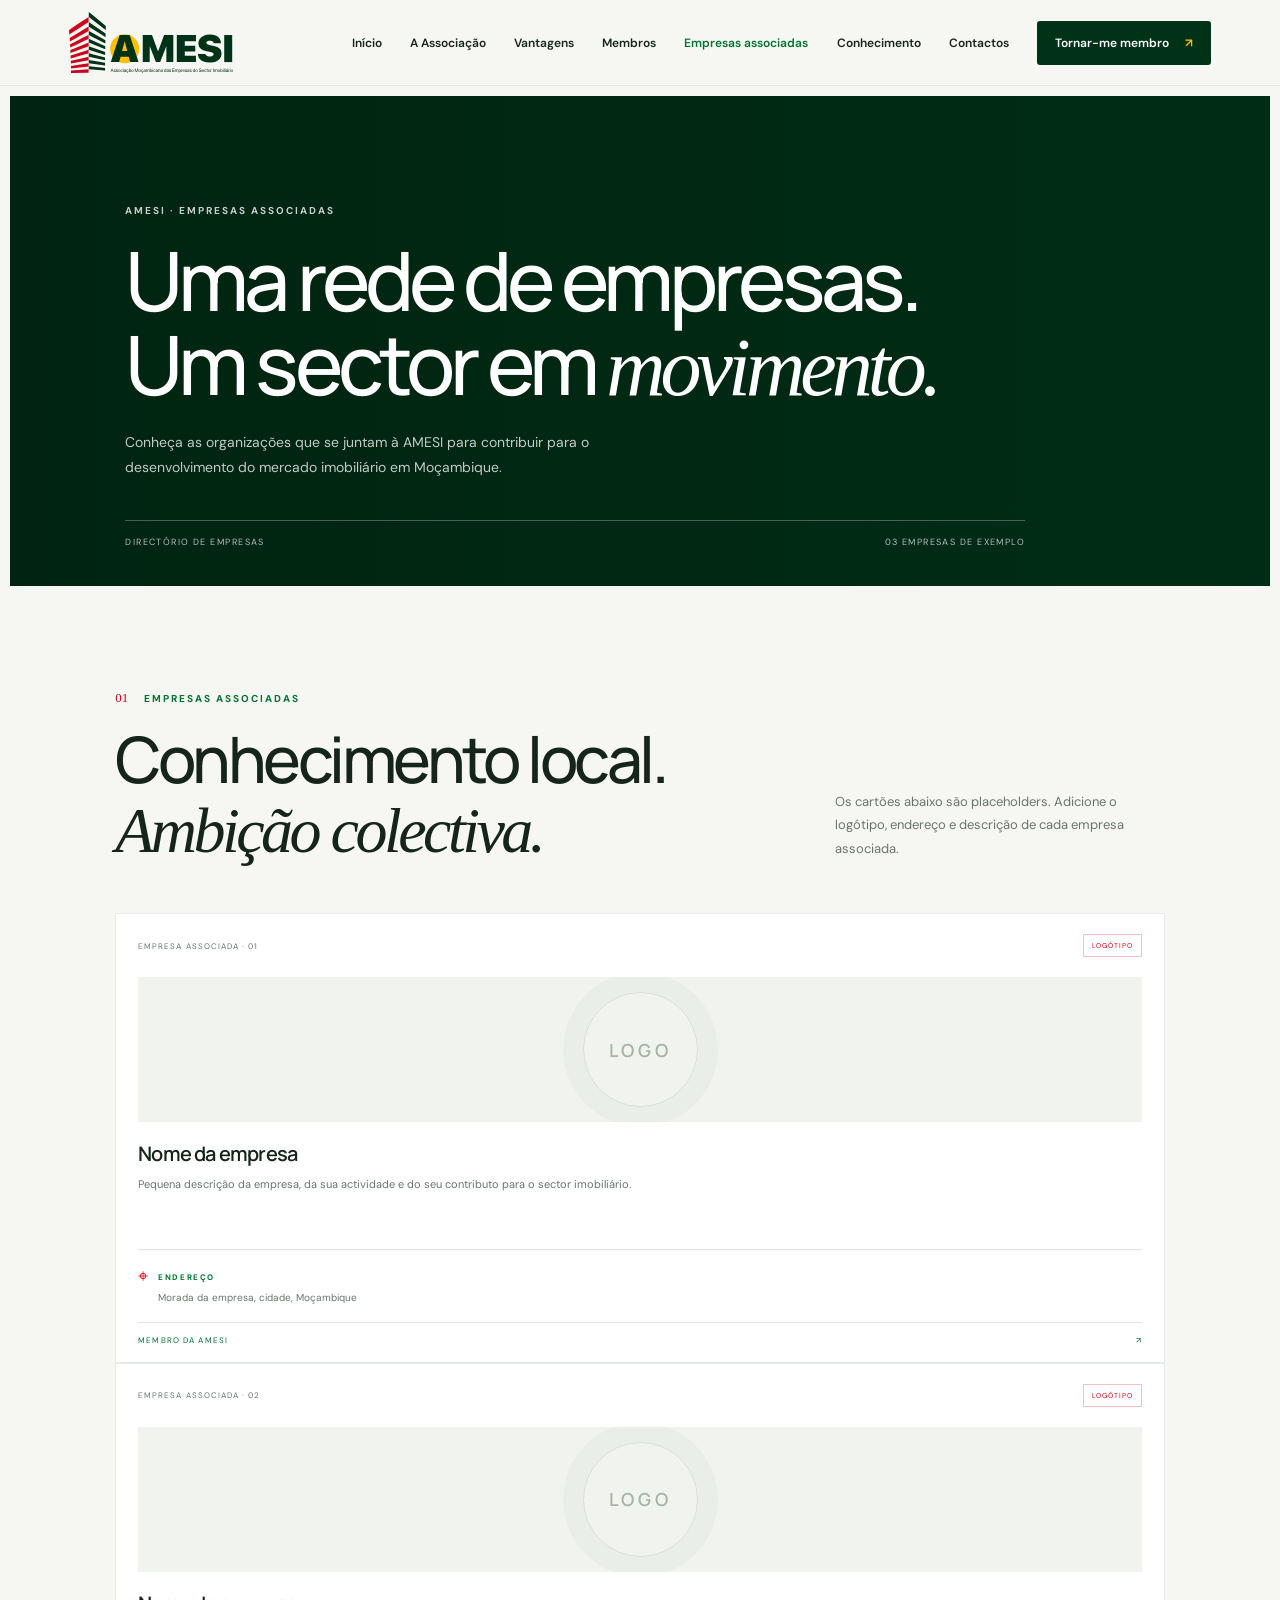
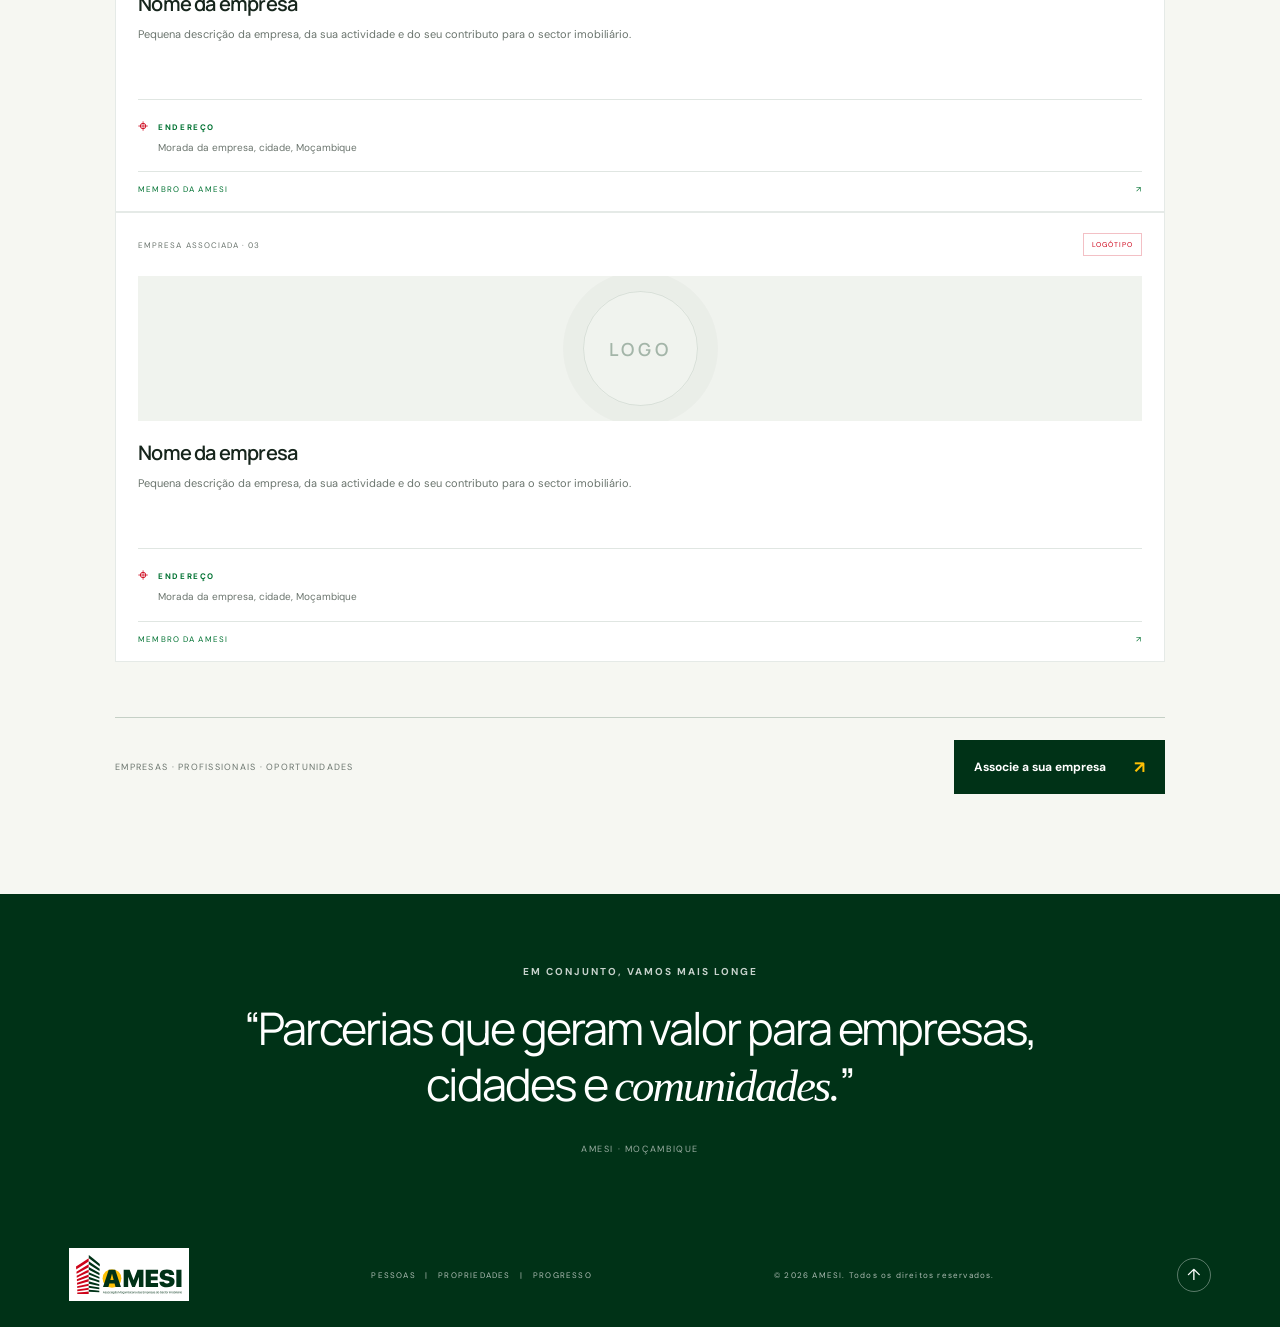
<file: empresas-associadas.html>
<!doctype html>
<html lang="pt-MZ">
<head>
  <meta charset="utf-8"><meta name="viewport" content="width=device-width, initial-scale=1"><meta name="theme-color" content="#003217">
  <meta name="description" content="Conheça as empresas associadas da AMESI e a diversidade de organizações que fortalecem o sector imobiliário em Moçambique.">
  <title>Empresas associadas — AMESI</title><link rel="icon" href="assets/amesi-logo.svg" type="image/svg+xml"><link rel="stylesheet" href="styles.css">
</head>
<body>
  <header class="site-header"><a class="brand" href="index.html#inicio" aria-label="AMESI — início"><img src="assets/amesi-logo.svg" alt="AMESI — Associação Moçambicana das Empresas do Sector Imobiliário"></a><button class="menu-toggle" aria-expanded="false" aria-controls="main-nav" aria-label="Abrir menu">☰</button><nav id="main-nav" class="main-nav" aria-label="Navegação principal"><a href="index.html#inicio">Início</a><a href="index.html#associacao">A Associação</a><a href="index.html#vantagens">Vantagens</a><a href="membros.html">Membros</a><a class="active" href="empresas-associadas.html">Empresas associadas</a><a href="index.html#conhecimento">Conhecimento</a><a href="index.html#contactos">Contactos</a><a class="nav-cta" href="index.html#adesao">Tornar-me membro <span>↗</span></a></nav></header>
  <main>
    <section class="directory-hero company-hero"><div class="directory-hero-bg"></div><div class="directory-hero-inner"><span class="eyebrow light">AMESI · EMPRESAS ASSOCIADAS</span><h1>Uma rede de empresas.<br>Um sector em <em>movimento.</em></h1><p>Conheça as organizações que se juntam à AMESI para contribuir para o desenvolvimento do mercado imobiliário em Moçambique.</p><div class="directory-meta"><span>DIRECTÓRIO DE EMPRESAS</span><span>03 EMPRESAS DE EXEMPLO</span></div></div></section>
    <section class="directory-section section-wrap"><div class="directory-heading"><div><span class="section-number">01</span><span class="eyebrow">EMPRESAS ASSOCIADAS</span><h2>Conhecimento local.<br><em>Ambição colectiva.</em></h2></div><p>Os cartões abaixo são placeholders. Adicione o logótipo, endereço e descrição de cada empresa associada.</p></div>
      <div class="company-grid">
        <article class="company-card"><div class="company-card-top"><span class="company-index">EMPRESA ASSOCIADA · 01</span><span class="company-mark">LOGÓTIPO</span></div><div class="company-logo-placeholder"><span>LOGO</span><i></i></div><h3>Nome da empresa</h3><p class="company-description">Pequena descrição da empresa, da sua actividade e do seu contributo para o sector imobiliário.</p><div class="company-address"><span class="address-icon">⌖</span><div><span class="eyebrow">ENDEREÇO</span><p>Morada da empresa, cidade, Moçambique</p></div></div><span class="company-card-foot">MEMBRO DA AMESI <span>↗</span></span></article>
        <article class="company-card"><div class="company-card-top"><span class="company-index">EMPRESA ASSOCIADA · 02</span><span class="company-mark">LOGÓTIPO</span></div><div class="company-logo-placeholder"><span>LOGO</span><i></i></div><h3>Nome da empresa</h3><p class="company-description">Pequena descrição da empresa, da sua actividade e do seu contributo para o sector imobiliário.</p><div class="company-address"><span class="address-icon">⌖</span><div><span class="eyebrow">ENDEREÇO</span><p>Morada da empresa, cidade, Moçambique</p></div></div><span class="company-card-foot">MEMBRO DA AMESI <span>↗</span></span></article>
        <article class="company-card"><div class="company-card-top"><span class="company-index">EMPRESA ASSOCIADA · 03</span><span class="company-mark">LOGÓTIPO</span></div><div class="company-logo-placeholder"><span>LOGO</span><i></i></div><h3>Nome da empresa</h3><p class="company-description">Pequena descrição da empresa, da sua actividade e do seu contributo para o sector imobiliário.</p><div class="company-address"><span class="address-icon">⌖</span><div><span class="eyebrow">ENDEREÇO</span><p>Morada da empresa, cidade, Moçambique</p></div></div><span class="company-card-foot">MEMBRO DA AMESI <span>↗</span></span></article>
      </div>
      <div class="directory-cta"><span>EMPRESAS · PROFISSIONAIS · OPORTUNIDADES</span><a class="button button-green" href="index.html#adesao">Associe a sua empresa <span>↗</span></a></div>
    </section>
    <section class="directory-quote"><span class="eyebrow light">EM CONJUNTO, VAMOS MAIS LONGE</span><p>“Parcerias que geram valor para empresas, cidades e <em>comunidades.</em>”</p><span>AMESI · MOÇAMBIQUE</span></section>
  </main>
  <footer class="site-footer"><a class="footer-brand" href="index.html#inicio"><img src="assets/amesi-logo.svg" alt="AMESI"></a><span class="footer-tag">PESSOAS &nbsp; | &nbsp; PROPRIEDADES &nbsp; | &nbsp; PROGRESSO</span><span class="footer-copy">© <span id="year"></span> AMESI. Todos os direitos reservados.</span><a class="back-top" href="#top" aria-label="Voltar ao topo">↑</a></footer><script src="script.js"></script>
</body>
</html>
</file>
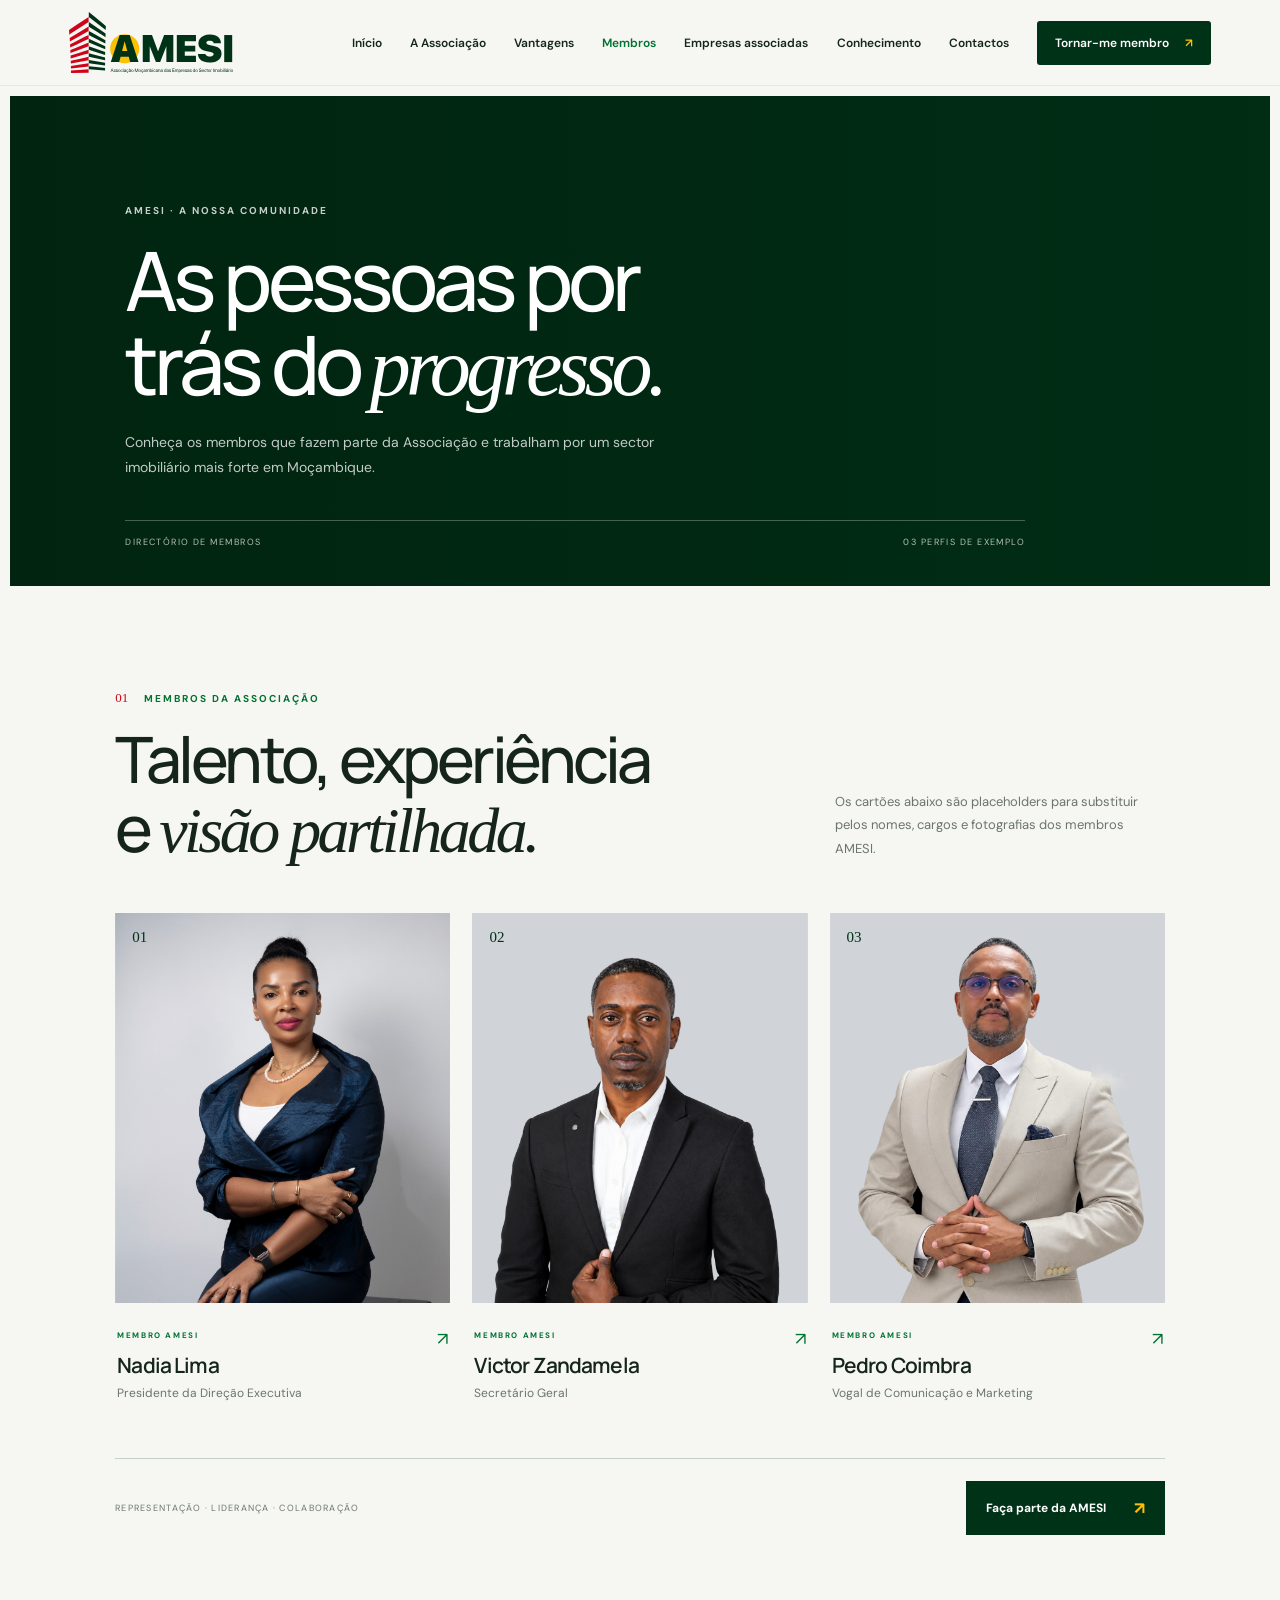
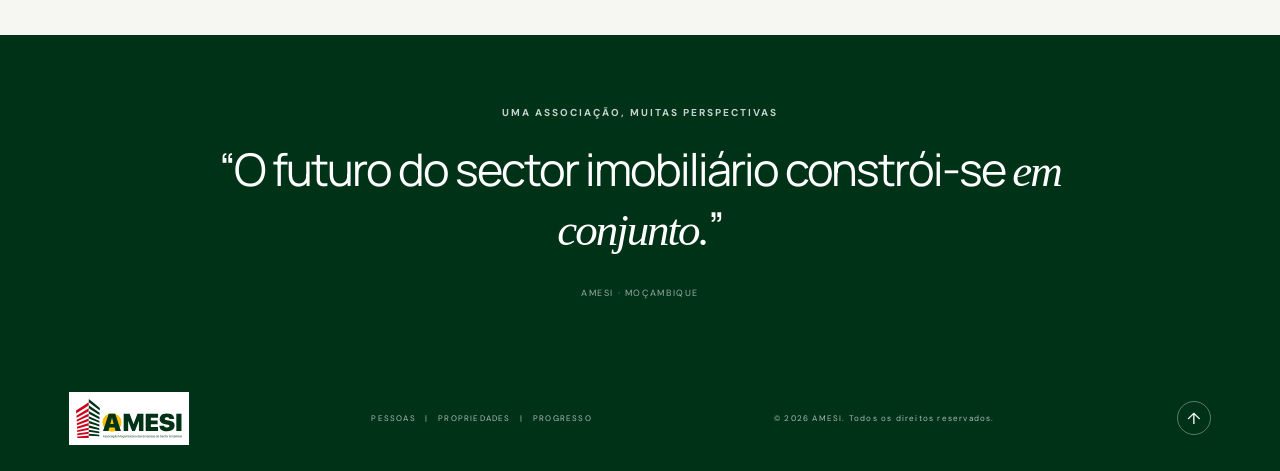
<file: membros.html>
<!doctype html>
<html lang="pt-MZ">
<head>
  <meta charset="utf-8"><meta name="viewport" content="width=device-width, initial-scale=1"><meta name="theme-color" content="#003217">
  <meta name="description" content="Conheça os membros da AMESI — profissionais que contribuem para o sector imobiliário moçambicano.">
  <title>Membros — AMESI</title><link rel="icon" href="assets/amesi-logo.svg" type="image/svg+xml"><link rel="stylesheet" href="styles.css">
</head>
<body>
  <header class="site-header"><a class="brand" href="index.html#inicio" aria-label="AMESI — início"><img src="assets/amesi-logo.svg" alt="AMESI — Associação Moçambicana das Empresas do Sector Imobiliário"></a><button class="menu-toggle" aria-expanded="false" aria-controls="main-nav" aria-label="Abrir menu">☰</button><nav id="main-nav" class="main-nav" aria-label="Navegação principal"><a href="index.html#inicio">Início</a><a href="index.html#associacao">A Associação</a><a href="index.html#vantagens">Vantagens</a><a class="active" href="membros.html">Membros</a><a href="empresas-associadas.html">Empresas associadas</a><a href="index.html#conhecimento">Conhecimento</a><a href="index.html#contactos">Contactos</a><a class="nav-cta" href="index.html#adesao">Tornar-me membro <span>↗</span></a></nav></header>
  <main>
    <section class="directory-hero"><div class="directory-hero-bg"></div><div class="directory-hero-inner"><span class="eyebrow light">AMESI · A NOSSA COMUNIDADE</span><h1>As pessoas por<br>trás do <em>progresso.</em></h1><p>Conheça os membros que fazem parte da Associação e trabalham por um sector imobiliário mais forte em Moçambique.</p><div class="directory-meta"><span>DIRECTÓRIO DE MEMBROS</span><span>03 PERFIS DE EXEMPLO</span></div></div></section>
    <section class="directory-section section-wrap"><div class="directory-heading"><div><span class="section-number">01</span><span class="eyebrow">MEMBROS DA ASSOCIAÇÃO</span><h2>Talento, experiência<br>e <em>visão partilhada.</em></h2></div><p>Os cartões abaixo são placeholders para substituir pelos nomes, cargos e fotografias dos membros AMESI.</p></div>
      <div class="people-grid">
        <article class="person-card"><div class="person-photo person-photo-one"><img src="assets/nadia-lima.png" alt="Fotografia de Nadia Lima" loading="lazy"><span class="person-no">01</span></div><div class="person-info"><div><span class="eyebrow">MEMBRO AMESI</span><h3>Nadia Lima</h3><p class="person-role">Presidente da Direção Executiva</p></div><span class="person-arrow">↗</span></div></article>
        <article class="person-card"><div class="person-photo person-photo-two"><img src="assets/victor-zandamela.png" alt="Fotografia de Victor Zandamela" loading="lazy"><span class="person-no">02</span></div><div class="person-info"><div><span class="eyebrow">MEMBRO AMESI</span><h3>Victor Zandamela</h3><p class="person-role">Secretário Geral</p></div><span class="person-arrow">↗</span></div></article>
        <article class="person-card"><div class="person-photo person-photo-three"><img src="assets/pedro-coimbra.png" alt="Fotografia de Pedro Coimbra" loading="lazy"><span class="person-no">03</span></div><div class="person-info"><div><span class="eyebrow">MEMBRO AMESI</span><h3>Pedro Coimbra</h3><p class="person-role">Vogal de Comunicação e Marketing</p></div><span class="person-arrow">↗</span></div></article>
      </div>
      <div class="directory-cta"><span>REPRESENTAÇÃO · LIDERANÇA · COLABORAÇÃO</span><a class="button button-green" href="index.html#adesao">Faça parte da AMESI <span>↗</span></a></div>
    </section>
    <section class="directory-quote"><span class="eyebrow light">UMA ASSOCIAÇÃO, MUITAS PERSPECTIVAS</span><p>“O futuro do sector imobiliário constrói-se <em>em conjunto.</em>”</p><span>AMESI · MOÇAMBIQUE</span></section>
  </main>
  <footer class="site-footer"><a class="footer-brand" href="index.html#inicio"><img src="assets/amesi-logo.svg" alt="AMESI"></a><span class="footer-tag">PESSOAS &nbsp; | &nbsp; PROPRIEDADES &nbsp; | &nbsp; PROGRESSO</span><span class="footer-copy">© <span id="year"></span> AMESI. Todos os direitos reservados.</span><a class="back-top" href="#top" aria-label="Voltar ao topo">↑</a></footer><script src="script.js"></script>
</body>
</html>
</file>
<file: styles.css>
@import url('https://fonts.googleapis.com/css2?family=DM+Sans:wght@400;500;600;700&family=Manrope:wght@400;500;600;700;800&display=swap');
:root{--green:#003217;--green2:#017232;--red:#ce041a;--yellow:#fdc005;--gold:#cc9600;--ink:#16251c;--muted:#6b756e;--cream:#f6f7f2;--white:#fff;--serif:Georgia,'Times New Roman',serif;--sans:'DM Sans',Arial,sans-serif;--display:'Manrope','DM Sans',sans-serif}*{box-sizing:border-box}html{scroll-behavior:smooth;scroll-padding-top:90px}body{margin:0;color:var(--ink);background:var(--cream);font-family:var(--sans);-webkit-font-smoothing:antialiased}a{color:inherit;text-decoration:none}.site-header{height:86px;padding:0 5.4%;display:flex;align-items:center;justify-content:space-between;background:var(--cream);position:sticky;top:0;z-index:20;border-bottom:1px solid rgba(0,50,23,.08)}.brand{display:flex;width:164px;align-items:center}.brand img{width:100%;height:auto}.main-nav{display:flex;align-items:center;gap:clamp(17px,2.2vw,36px);font-size:12px;font-weight:600}.main-nav>a:not(.nav-cta){transition:color .2s}.main-nav>a:hover{color:var(--green2)}.nav-cta{background:var(--green);color:#fff;padding:14px 18px;border-radius:3px;display:flex;gap:16px;align-items:center}.nav-cta span{color:var(--yellow)}.menu-toggle{display:none}.hero{min-height:min(760px,calc(100svh - 86px));margin:16px 1.3% 0;position:relative;overflow:hidden;background:var(--green);color:#fff;display:flex;flex-direction:column;justify-content:space-between;padding:32px 5.5% 28px}.hero-image,.hero-shade{position:absolute;inset:0;width:100%;height:100%}.hero-image{object-fit:cover;object-position:center 53%}.hero-shade{background:linear-gradient(90deg,rgba(0,26,13,.79) 0%,rgba(0,26,13,.48) 46%,rgba(0,26,13,.06) 100%),linear-gradient(0deg,rgba(0,25,13,.38),transparent 45%)}.hero-topline,.hero-foot,.hero-copy{position:relative;z-index:1}.hero-topline,.hero-foot{display:flex;align-items:center;justify-content:space-between}.hero-mark{font-size:11px;letter-spacing:.2em;border:1px solid rgba(255,255,255,.5);padding:9px 12px}.hero-mark i{display:inline-block;width:18px;height:7px;background:linear-gradient(90deg,var(--red) 0 34%,var(--yellow) 34% 68%,var(--green2) 68%);margin-left:7px}.hero-copy{max-width:730px;padding:75px 0 68px}.eyebrow{font-size:10px;letter-spacing:.2em;font-weight:700;color:var(--green2)}.eyebrow.light{color:rgba(255,255,255,.78)}h1,h2,h3,p{margin-top:0}.hero h1,.section-heading h2,.members-top h2,.knowledge h2,.join-content h2,.contact h2{font-family:var(--display);font-weight:500;letter-spacing:-.055em}.hero h1{font-size:clamp(48px,7vw,94px);line-height:1.02;max-width:780px;margin:21px 0}.hero h1 em,.section-wrap h2 em,.join-content h2 em{font-family:var(--serif);font-weight:400}.hero-lead{font-size:16px;line-height:1.7;max-width:470px;color:rgba(255,255,255,.82)}.hero-actions{display:flex;align-items:center;gap:28px;margin-top:30px}.button{min-height:54px;display:inline-flex;align-items:center;justify-content:space-between;gap:28px;padding:0 20px;font-size:12px;font-weight:700;transition:transform .2s,background .2s}.button:hover{transform:translateY(-2px)}.button span{font-size:17px}.button-yellow{background:var(--yellow);color:var(--green)}.button-green{background:var(--green);color:#fff;align-self:flex-start}.button-green span{color:var(--yellow)}.text-link{font-size:12px;font-weight:700;display:inline-flex;gap:15px;align-items:center}.text-link span{font-size:17px}.text-link.light{color:#fff}.hero-foot{font-size:10px;letter-spacing:.08em;color:rgba(255,255,255,.7)}.section-wrap{padding-left:9%;padding-right:9%}.intro{padding-top:135px;padding-bottom:130px;display:grid;grid-template-columns:1fr 2.5fr;gap:7%}.intro-label{padding-top:12px}.section-number{font-family:var(--serif);font-size:13px;color:var(--red);margin-right:16px}.intro h2,.section-heading h2,.members-top h2,.knowledge h2,.contact h2{font-size:clamp(42px,5.5vw,72px);line-height:1.08;margin:0;max-width:760px}.intro-bottom{display:flex;align-items:flex-end;justify-content:space-between;gap:30px;margin-top:34px}.intro-bottom p{max-width:570px;color:var(--muted);font-size:15px;line-height:1.85;margin:0}.round-link{border:1px solid rgba(0,50,23,.3);border-radius:50%;width:48px;height:48px;display:grid;place-items:center;font-size:19px;flex:none}.manifesto-band{min-height:230px;background:var(--green);color:white;padding:48px 9%;display:flex;align-items:center;justify-content:space-between;position:relative;overflow:hidden}.manifesto-band>p{font:clamp(28px,4vw,53px)/1.2 var(--display);letter-spacing:-.04em;max-width:690px;margin:0 10% 0 0}.manifesto-band em{font-family:var(--serif)}.band-stripes{position:absolute;right:0;top:0;bottom:0;width:10%;display:flex}.band-stripes i{width:33.33%;transform:skew(-18deg) translateX(18px)}.band-stripes i:nth-child(1){background:var(--red)}.band-stripes i:nth-child(2){background:var(--yellow)}.band-stripes i:nth-child(3){background:var(--green2)}.benefits{padding-top:130px;padding-bottom:145px}.section-heading{display:flex;align-items:flex-end;justify-content:space-between;margin-bottom:50px}.section-heading h2{margin-top:18px}.section-heading>p{color:var(--muted);max-width:300px;font-size:14px;line-height:1.8;margin:0 0 5px}.benefit-layout{display:grid;grid-template-columns:1fr 1fr;gap:6%}.benefit-photo{min-height:570px;position:relative;overflow:hidden;background:#e2e8e3}.benefit-photo img{width:100%;height:100%;object-fit:cover;position:absolute;inset:0}.photo-caption{position:absolute;bottom:0;left:0;right:0;display:flex;justify-content:space-between;padding:18px 20px;background:linear-gradient(transparent,rgba(0,0,0,.65));color:white;font-size:9px;letter-spacing:.12em}.benefit-list{display:flex;flex-direction:column}.benefit-item{padding:22px 0;border-top:1px solid rgba(0,50,23,.18);display:grid;grid-template-columns:34px 1fr 20px;gap:14px;align-items:start}.benefit-index{font:13px var(--serif);color:var(--red);padding-top:2px}.benefit-item h3{font:600 16px var(--display);margin:0 0 7px;letter-spacing:-.02em}.benefit-item p{font-size:12px;line-height:1.65;color:var(--muted);margin:0;max-width:380px}.benefit-arrow{color:var(--green2);font-size:16px}.benefit-list .button{margin-top:26px}.members-section{background:#e9ede6;padding:125px 0 90px}.members-top{display:flex;justify-content:space-between;align-items:flex-end;margin-bottom:55px}.members-top h2{margin-top:18px}.members-note{max-width:290px;display:flex;gap:17px;align-items:flex-start}.member-count{font:46px/.9 var(--serif);color:var(--green2)}.members-note p{font-size:13px;line-height:1.7;color:var(--muted);margin:0}.member-placeholder{background:var(--green);color:white;min-height:260px;padding:45px 5%;display:grid;grid-template-columns:150px 1fr auto;align-items:center;gap:35px;position:relative;overflow:hidden}.member-placeholder:after{content:'';position:absolute;width:260px;height:260px;border:1px solid rgba(255,255,255,.12);border-radius:50%;right:13%;top:50%;transform:translateY(-50%);box-shadow:0 0 0 35px rgba(255,255,255,.025),0 0 0 70px rgba(255,255,255,.025)}.placeholder-symbol{width:100px;height:100px;border-radius:50%;border:1px solid rgba(255,255,255,.32);display:grid;place-items:center;font:44px var(--serif);position:relative}.placeholder-symbol span{color:var(--yellow);font:15px var(--sans);position:absolute;right:18px;top:20px}.member-placeholder .eyebrow{color:var(--yellow)}.member-placeholder h3{font:500 28px var(--display);letter-spacing:-.04em;margin:12px 0}.member-placeholder p{font-size:13px;color:rgba(255,255,255,.7);line-height:1.6;margin:0;max-width:420px}.placeholder-count{font-size:9px;line-height:1.7;letter-spacing:.17em;color:rgba(255,255,255,.7);text-align:right;position:relative;z-index:1}.members-bottom{padding-top:25px;display:flex;justify-content:space-between;align-items:center;font-size:9px;letter-spacing:.14em;color:var(--muted)}.members-bottom .text-link{color:var(--green)}.knowledge{padding-top:140px;padding-bottom:145px;display:grid;grid-template-columns:1fr 1fr;gap:10%;align-items:center}.knowledge h2{margin:20px 0 25px;max-width:520px}.knowledge-copy>p{font-size:14px;color:var(--muted);line-height:1.85;max-width:450px;margin-bottom:27px}.knowledge-card{background:#dfe8e2;min-height:420px;padding:20px;display:flex;flex-direction:column;justify-content:space-between;position:relative;overflow:hidden}.card-top,.card-bottom{display:flex;justify-content:space-between;font-size:8px;letter-spacing:.15em;color:var(--green)}.card-art{flex:1;position:relative;margin:18px 0;overflow:hidden;background:var(--green);display:flex;align-items:flex-end;padding:30px}.card-art:before{content:'';position:absolute;inset:0;background:linear-gradient(140deg,transparent 42%,rgba(1,114,50,.85) 42% 43%,transparent 43%),linear-gradient(30deg,transparent 55%,rgba(253,192,5,.9) 55% 55.4%,transparent 55.4%)}.art-line{position:absolute;display:block;transform:rotate(-28deg);border-top:1px solid rgba(255,255,255,.28);width:150%;left:-25%}.line-one{top:35%}.line-two{top:52%}.line-three{top:69%}.art-circle{width:230px;height:230px;border:1px solid rgba(255,255,255,.28);border-radius:50%;position:absolute;top:-48px;right:-35px;box-shadow:0 0 0 25px rgba(255,255,255,.035),0 0 0 50px rgba(255,255,255,.035)}.art-word{font:500 clamp(22px,3vw,37px)/1.04 var(--display);letter-spacing:-.05em;color:#fff;position:relative}.join-section{min-height:530px;background:var(--green);color:white;position:relative;overflow:hidden;display:flex;align-items:center;padding:90px 9%}.join-bg{position:absolute;inset:0;background:linear-gradient(90deg,rgba(0,36,17,.95),rgba(0,36,17,.75) 55%,rgba(0,36,17,.2)),url('https://images.unsplash.com/photo-1486406146926-c627a92ad1ab?auto=format&fit=crop&w=2000&q=80') center 52%/cover}.join-content{position:relative;max-width:660px}.join-content h2{font-size:clamp(52px,7vw,88px);line-height:1;margin:20px 0}.join-content>p{color:rgba(255,255,255,.76);max-width:420px;font-size:14px;line-height:1.8;margin-bottom:25px}.join-content .button{margin-bottom:15px}.join-small{display:block;font-size:10px;color:rgba(255,255,255,.64)}.join-side{position:absolute;right:8%;bottom:60px;font:44px var(--display);color:rgba(255,255,255,.7);text-align:right}.join-side span{font:8px/1.7 var(--sans);letter-spacing:.16em}.contact{padding-top:130px;padding-bottom:130px;display:grid;grid-template-columns:1fr 1fr;gap:12%;align-items:end}.contact h2{margin-top:20px}.contact-content p{max-width:400px;font-size:14px;line-height:1.8;color:var(--muted)}.contact-email{font:clamp(23px,3vw,37px) var(--display);letter-spacing:-.04em;display:flex;justify-content:space-between;max-width:420px;border-bottom:1px solid rgba(0,50,23,.28);padding:10px 0 17px}.contact-email span{color:var(--green2);font-size:19px}.contact-note{display:block;color:#8d9690;font-size:9px;margin-top:12px}.site-footer{min-height:105px;background:var(--green);color:#fff;padding:25px 5.4%;display:flex;align-items:center;justify-content:space-between;gap:20px}.footer-brand{width:120px;display:block;background:white;padding:7px}.footer-brand img{width:100%;display:block}.footer-tag,.footer-copy{font-size:8px;letter-spacing:.15em;color:rgba(255,255,255,.68)}.back-top{border:1px solid rgba(255,255,255,.35);width:34px;height:34px;display:grid;place-items:center;border-radius:50%}
@media(max-width:900px){.site-header{height:74px}.brand{width:142px}.menu-toggle{display:block;border:0;background:var(--green);color:#fff;width:40px;height:40px;font-size:19px}.main-nav{display:none;position:absolute;top:74px;left:0;right:0;padding:24px 6%;background:var(--cream);align-items:stretch;flex-direction:column;gap:0;border-bottom:1px solid rgba(0,50,23,.12)}.main-nav.open{display:flex}.main-nav>a:not(.nav-cta){padding:14px 0;border-bottom:1px solid rgba(0,50,23,.1)}.nav-cta{margin-top:14px;justify-content:space-between}.hero{min-height:670px;margin:10px 10px 0;padding:25px 6%}.hero-copy{padding:70px 0}.hero h1{font-size:clamp(48px,9vw,78px)}.section-wrap{padding-left:7%;padding-right:7%}.intro{grid-template-columns:1fr;gap:24px;padding-top:95px;padding-bottom:95px}.intro-content{padding-left:7%}.manifesto-band{padding:45px 7%;min-height:190px}.manifesto-band>p{margin-right:10%;font-size:clamp(27px,5vw,43px)}.benefits,.members-section,.knowledge,.contact{padding-top:95px;padding-bottom:100px}.benefit-layout{gap:4%}.benefit-photo{min-height:500px}.members-top{align-items:flex-start}.member-placeholder{grid-template-columns:100px 1fr auto;padding:36px 5%;gap:24px}.placeholder-symbol{width:78px;height:78px}.join-section{padding-left:7%;min-height:490px}.join-side{right:7%;font-size:34px}.contact{gap:7%}}
@media(max-width:620px){.site-header{padding:0 5%}.hero{min-height:650px}.hero-image{object-position:60% center}.hero-shade{background:linear-gradient(90deg,rgba(0,26,13,.78),rgba(0,26,13,.24)),linear-gradient(0deg,rgba(0,25,13,.45),transparent 55%)}.hero-topline .eyebrow{font-size:8px}.hero-mark{font-size:9px}.hero-copy{padding:65px 0}.hero h1{font-size:clamp(46px,13vw,66px)}.hero-lead{font-size:14px;max-width:350px}.hero-actions{align-items:flex-start;flex-direction:column;gap:22px}.hero-actions .button{font-size:11px;padding:0 15px;min-height:50px}.hero-foot{font-size:8px;gap:15px}.section-wrap{padding-left:6%;padding-right:6%}.intro{padding-top:76px;padding-bottom:78px}.intro-content{padding-left:0}.intro h2,.section-heading h2,.members-top h2,.knowledge h2,.contact h2{font-size:clamp(39px,11vw,56px)}.intro-bottom{align-items:flex-start;margin-top:24px}.intro-bottom p{font-size:13px}.round-link{width:40px;height:40px}.manifesto-band{display:block;padding:38px 6%;min-height:0}.manifesto-band>p{margin:17px 0 0;padding-right:9%;font-size:31px}.band-stripes{width:8%}.section-heading{display:block;margin-bottom:32px}.section-heading>p{margin-top:20px}.benefits{padding-top:78px;padding-bottom:80px}.benefit-layout{grid-template-columns:1fr;gap:25px}.benefit-photo{min-height:420px}.benefit-item{padding:18px 0}.benefit-item h3{font-size:15px}.members-section{padding-top:78px;padding-bottom:65px}.members-top{display:block;margin-bottom:33px}.members-note{margin-top:23px}.member-placeholder{grid-template-columns:1fr;gap:17px;padding:30px 7%;min-height:280px}.placeholder-symbol{width:60px;height:60px;font-size:29px}.placeholder-symbol span{right:9px;top:9px}.member-placeholder h3{font-size:24px}.member-placeholder:after{right:-40px;top:45%;width:220px;height:220px}.placeholder-count{position:absolute;right:7%;top:30px}.members-bottom{align-items:flex-start;gap:20px;flex-direction:column;line-height:1.8}.knowledge{grid-template-columns:1fr;gap:36px;padding-top:85px;padding-bottom:85px}.knowledge-card{min-height:340px}.join-section{min-height:520px;padding:75px 6%;align-items:flex-start}.join-content h2{font-size:clamp(55px,14vw,75px)}.join-side{font-size:27px;bottom:30px;right:6%}.join-side span{font-size:7px}.contact{grid-template-columns:1fr;gap:35px;padding-top:82px;padding-bottom:80px}.contact-content p{font-size:13px}.contact-email{font-size:25px}.site-footer{padding:24px 6%;flex-wrap:wrap;min-height:120px}.footer-brand{width:100px}.footer-tag{order:3;width:100%;font-size:7px}.footer-copy{font-size:7px}.back-top{margin-left:auto}}

/* Directory pages: people and member companies */
.main-nav>a.active{color:var(--green2)}
.directory-hero{min-height:490px;background:var(--green);color:#fff;position:relative;overflow:hidden;display:flex;align-items:flex-end;padding:70px 9% 38px;margin:10px 10px 0}
.directory-hero-bg{position:absolute;inset:0;background:linear-gradient(90deg,rgba(0,35,16,.92),rgba(0,35,16,.58) 65%,rgba(0,35,16,.34)),url('https://images.unsplash.com/photo-1486406146926-c627a92ad1ab?auto=format&fit=crop&w=2000&q=80') center 45%/cover}
.directory-hero-inner{position:relative;max-width:900px;width:100%}.directory-hero h1{font:500 clamp(50px,7vw,82px)/1.02 var(--display);letter-spacing:-.06em;margin:20px 0}.directory-hero h1 em{font-family:var(--serif);font-weight:400}.directory-hero-inner>p{font-size:14px;line-height:1.8;color:rgba(255,255,255,.76);max-width:530px;margin-bottom:40px}.directory-meta{border-top:1px solid rgba(255,255,255,.27);padding-top:15px;display:flex;justify-content:space-between;color:rgba(255,255,255,.7);font-size:9px;letter-spacing:.16em}.company-hero .directory-hero-bg{background:linear-gradient(90deg,rgba(0,35,16,.94),rgba(0,35,16,.56) 68%,rgba(0,35,16,.36)),url('https://images.unsplash.com/photo-1486406146926-c627a92ad1ab?auto=format&fit=crop&w=2000&q=80') center 55%/cover}
.directory-section{padding-top:100px;padding-bottom:100px}.directory-heading{display:flex;justify-content:space-between;align-items:flex-end;gap:40px;margin-bottom:48px}.directory-heading h2{font:500 clamp(40px,5.2vw,64px)/1.08 var(--display);letter-spacing:-.055em;margin:17px 0 0}.directory-heading h2 em{font-family:var(--serif);font-weight:400}.directory-heading>p{font-size:13px;line-height:1.8;color:var(--muted);max-width:330px;margin:0 0 5px}.people-grid{display:grid;grid-template-columns:repeat(3,minmax(0,1fr));gap:22px}.person-card{min-width:0}.person-photo{height:390px;position:relative;overflow:hidden;display:flex;align-items:center;justify-content:center;background:linear-gradient(145deg,#e0e9e1,#b8cabc)}.person-photo:before{content:'';position:absolute;width:230px;height:230px;border:1px solid rgba(0,50,23,.18);border-radius:50%;box-shadow:0 0 0 26px rgba(0,50,23,.03),0 0 0 54px rgba(0,50,23,.03)}.person-photo:after{content:'+';font:100px/1 var(--serif);color:rgba(0,50,23,.19);position:relative}.person-photo-two{background:linear-gradient(145deg,#ece7d9,#d2c5a9)}.person-photo-three{background:linear-gradient(145deg,#dce5e8,#acbec3)}.placeholder-stamp{position:absolute;z-index:1;background:rgba(246,247,242,.9);padding:9px 12px;font-size:8px;letter-spacing:.15em;line-height:1.6;color:var(--green);text-align:center}.person-no{position:absolute;top:16px;left:17px;font:15px var(--serif);color:var(--green)}.person-info{display:flex;justify-content:space-between;align-items:flex-start;padding:19px 2px 0}.person-info .eyebrow{font-size:8px}.person-info h3{font:600 21px var(--display);letter-spacing:-.04em;margin:8px 0 3px}.person-role{font-size:12px;color:var(--muted);margin:0}.person-arrow{font-size:18px;color:var(--green2);padding-top:5px}.directory-cta{border-top:1px solid rgba(0,50,23,.2);margin-top:55px;padding-top:22px;display:flex;align-items:center;justify-content:space-between}.directory-cta>span{font-size:9px;letter-spacing:.14em;color:var(--muted)}.directory-quote{background:var(--green);color:white;padding:65px 9%;text-align:center}.directory-quote p{font:clamp(27px,4vw,45px)/1.25 var(--display);letter-spacing:-.045em;max-width:850px;margin:20px auto 22px}.directory-quote p em{font-family:var(--serif)}.directory-quote>span:last-child{font-size:9px;letter-spacing:.18em;color:rgba(255,255,255,.6)}
+.company-teaser{background:#f0f2ec;padding-top:90px;padding-bottom:80px}.company-teaser .members-top{margin:0}.company-teaser-link{display:flex;justify-content:space-between;align-items:center;border-top:1px solid rgba(0,50,23,.2);padding:20px 0;margin-top:35px;font:500 18px var(--display)}.company-teaser-link span{color:var(--green2)}
+.company-grid{display:grid;grid-template-columns:repeat(3,minmax(0,1fr));gap:18px}.company-card{min-height:440px;background:#fff;padding:20px 22px 17px;border:1px solid rgba(0,50,23,.1);display:flex;flex-direction:column}.company-card-top{display:flex;align-items:center;justify-content:space-between}.company-index{font-size:8px;letter-spacing:.13em;color:var(--muted)}.company-mark{font-size:7px;letter-spacing:.13em;color:var(--red);border:1px solid rgba(206,4,26,.25);padding:6px 8px}.company-logo-placeholder{height:145px;margin:20px 0 18px;background:#f0f3ee;display:grid;place-items:center;position:relative;overflow:hidden}.company-logo-placeholder span{font:600 18px var(--display);letter-spacing:.2em;color:rgba(0,50,23,.32);position:relative;z-index:1}.company-logo-placeholder i{position:absolute;width:115px;height:115px;border-radius:50%;border:1px solid rgba(0,50,23,.1);box-shadow:0 0 0 20px rgba(0,50,23,.025)}.company-card h3{font:600 20px var(--display);letter-spacing:-.04em;margin:0 0 8px}.company-description{font-size:11px;line-height:1.7;color:var(--muted);margin-bottom:18px;min-height:56px}.company-address{display:flex;gap:10px;align-items:flex-start;border-top:1px solid rgba(0,50,23,.12);padding-top:14px;margin-top:auto}.address-icon{font-size:18px;color:var(--red)}.company-address .eyebrow{font-size:8px}.company-address p{font-size:10px;line-height:1.55;color:var(--muted);margin:5px 0 0}.company-card-foot{border-top:1px solid rgba(0,50,23,.12);padding-top:12px;margin-top:16px;display:flex;justify-content:space-between;font-size:8px;letter-spacing:.14em;color:var(--green2)}
+@media(max-width:900px){.directory-hero{min-height:440px;padding-left:7%;padding-right:7%}.directory-section{padding-top:80px;padding-bottom:80px}.person-photo{height:320px}.company-card{padding-left:17px;padding-right:17px;min-height:420px}}
+@media(max-width:620px){.directory-hero{min-height:440px;margin:8px 8px 0;padding:50px 6% 25px}.directory-hero h1{font-size:clamp(45px,12vw,64px)}.directory-hero-inner>p{font-size:13px;margin-bottom:30px}.directory-meta{font-size:7px;gap:10px}.directory-section{padding-top:68px;padding-bottom:72px}.directory-heading{display:block;margin-bottom:30px}.directory-heading>p{margin-top:18px}.people-grid,.company-grid{grid-template-columns:1fr;gap:30px}.person-photo{height:min(112vw,440px)}.person-info h3{font-size:19px}.directory-cta{align-items:flex-start;flex-direction:column;gap:17px;margin-top:35px}.directory-cta .button{width:100%}.directory-quote{padding:48px 7%}.company-card{min-height:410px;padding:18px 20px}.company-logo-placeholder{height:155px}.company-teaser{padding-top:70px;padding-bottom:65px}.company-teaser-link{font-size:15px}}
.person-photo>img{position:absolute;inset:0;width:100%;height:100%;object-fit:cover;object-position:center 25%;z-index:1}.person-photo:has(img):before,.person-photo:has(img):after{display:none}.person-no{z-index:2}.person-info h3{margin-bottom:5px}.person-role{max-width:250px;line-height:1.6}
</file>
